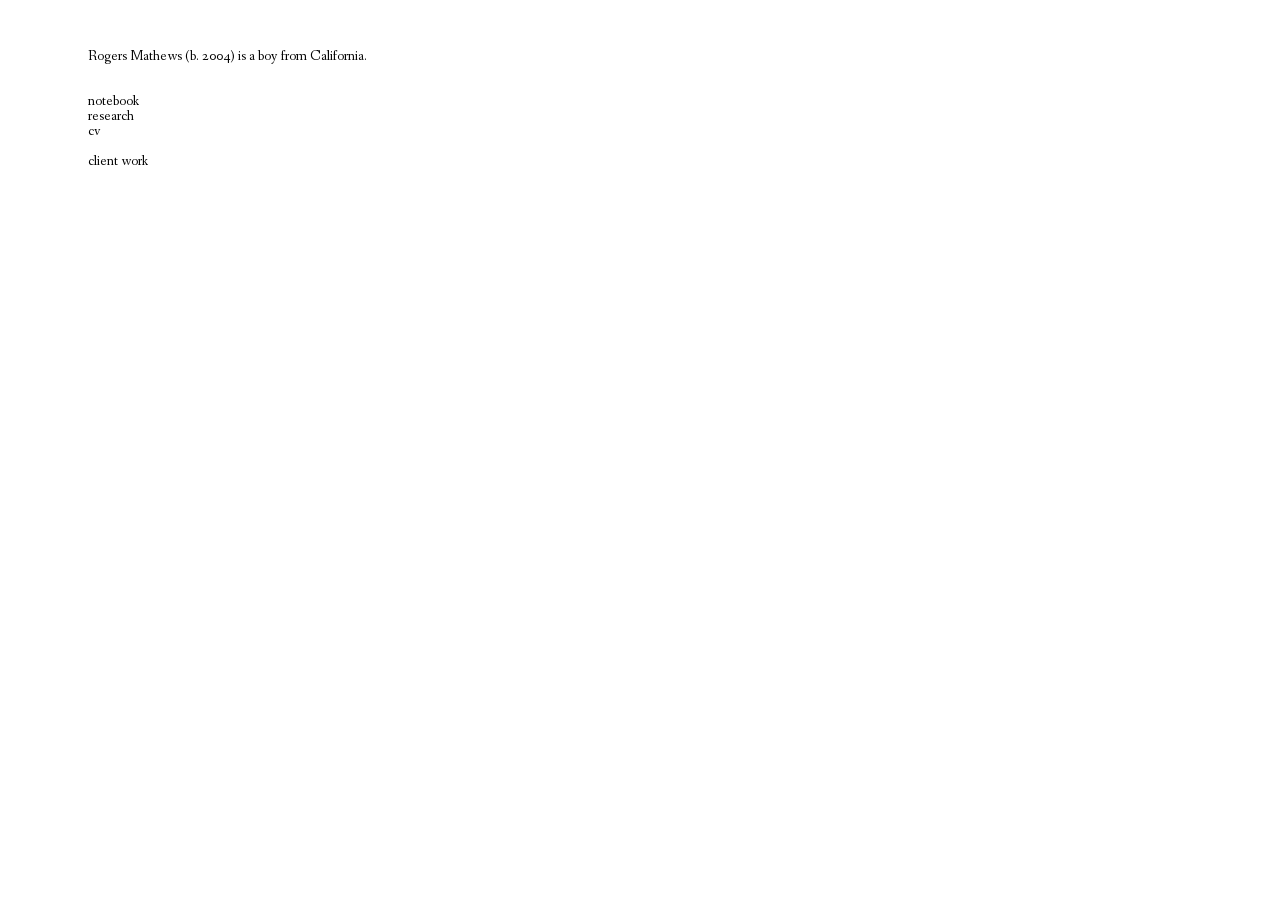
<file: index.html>
<!DOCTYPE html>
<html>
<head>
    <title> Rogers Mathews </title>
    <link rel="stylesheet" href="style.css">
</head>

<div class="container">
    <p class="small-text"> Rogers Mathews (b. 2004) is a boy from California.
    <br>
    <br>
    <br><a href="notebook.html" class="nav-link"> notebook </a>
    <br><a href="research.html" class="nav-link"> research </a>
    <br><a href="cv.html" class="nav-link"> cv </a>
    <br>
    <br><a href="commissions.html" class="nav-link"> client work </a>  
    </p>
</div>

</html>
</file>
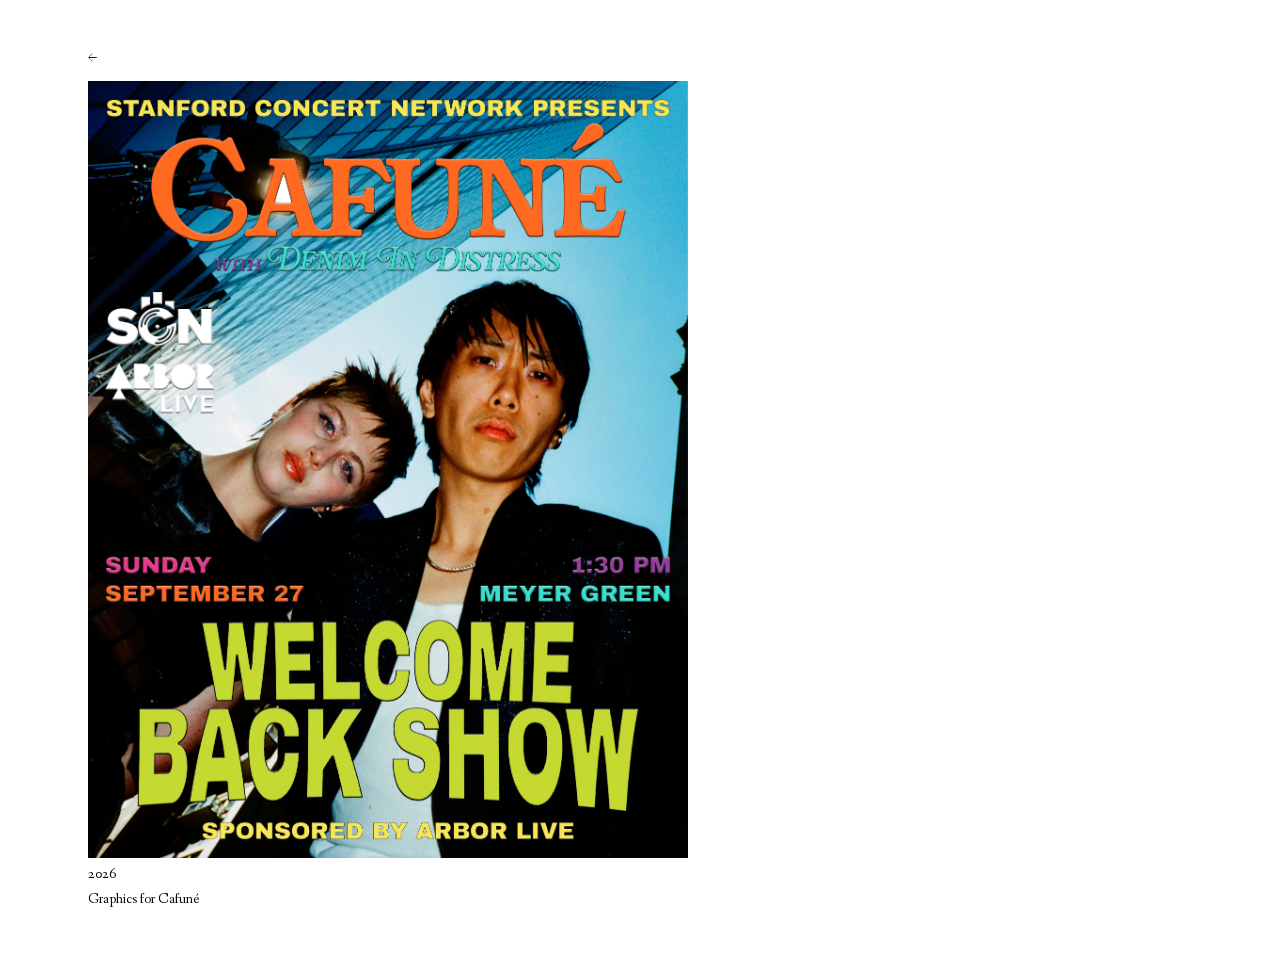
<file: commissions.html>
<!DOCTYPE html>
<html>
<head>
    <title> Rogers Mathews </title>
    <link rel="stylesheet" href="style.css">
    <meta name="format-detection" content="telephone=no">
</head>

<body>
<div class="container">

    <p class="small-text">
    <a href="index.html" class="back-link">←</a>
    </p>
    
    <!-- photos -->

    <div class="photo-entry">
        <img src="CAFUNE.webp" class="portrait">
        <p class="small-text photo-info">
            2026<br>
        </p>

        <p class="small-text photo-description">
        Graphics for Cafuné
        </p>
    </div>
   
</body>
</div>
</file>
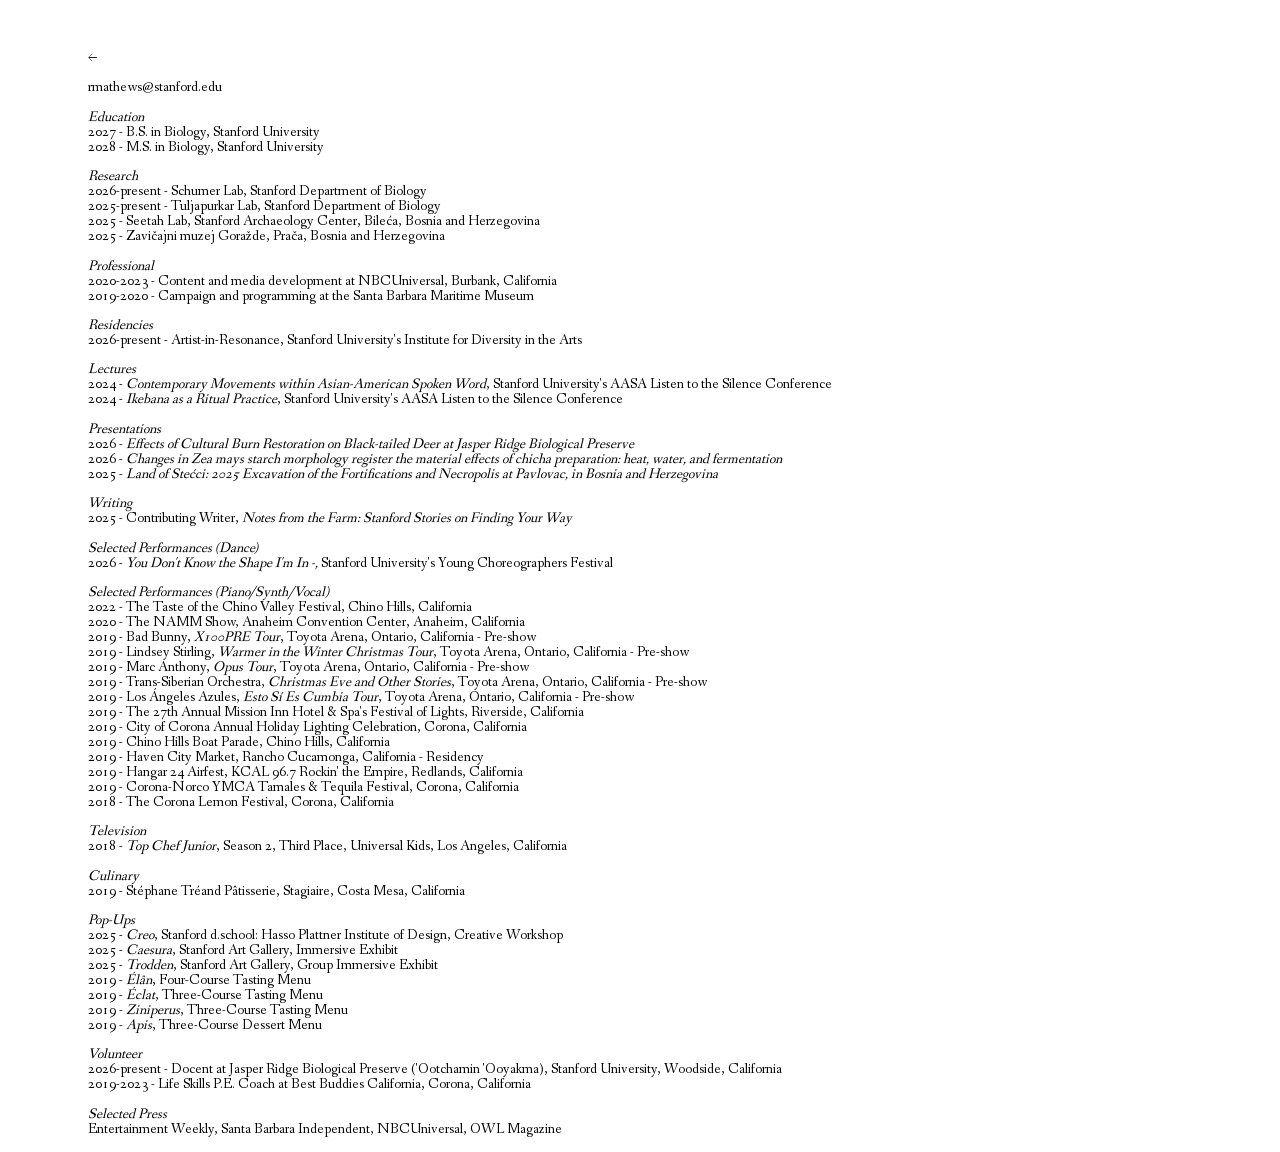
<file: cv.html>
<!DOCTYPE html>
<html>
<head>
    <title> Rogers Mathews </title>
    <link rel="stylesheet" href="style.css">
</head>

<div class="container">
	
    <p class="small-text">
    <a href="index.html" class="back-link">←</a>
	</p>

    <p class="small-text">
    rmathews@stanford.edu</p>

    <p class="small-text">
    <i>Education</i>

	<br>2027 - B.S. in Biology, Stanford University 
    <br>2028 - M.S. in Biology, Stanford University</p>
        
    <p class="small-text">
    <i>Research</i> 

    <br>2026-present - Schumer Lab, Stanford Department of Biology
    <br>2025-present - Tuljapurkar Lab, Stanford Department of Biology
    <br>2025 - Seetah Lab, Stanford Archaeology Center, Bileća, Bosnia and Herzegovina
    <br>2025 - Zavičajni muzej Goražde, Prača, Bosnia and Herzegovina</p>
        
    <p class="small-text">
    <i>Professional</i>
    <br>2020-2023 - Content and media development at NBCUniversal, Burbank, California
    <br>2019-2020 - Campaign and programming at the Santa Barbara Maritime Museum</p>

    <p class="small-text">
    <i>Residencies</i>
    <br>2026-present - Artist-in-Resonance, Stanford University's Institute for Diversity in the Arts</p>

    <p class="small-text">
    <i>Lectures</i>
    <br> 2024 - <i>Contemporary Movements within Asian-American Spoken Word</i>, Stanford University's AASA Listen to the Silence Conference
    <br> 2024 - <i>Ikebana as a Ritual Practice</i>, Stanford University's AASA Listen to the Silence Conference</p>
   
    <p class="small-text">
    <i>Presentations</i>
    <br>2026 - <i>Effects of Cultural Burn Restoration on Black-tailed Deer at Jasper Ridge Biological Preserve</i>
    <br>2026 - <i>Changes in Zea mays starch morphology register the material effects of chicha preparation: heat, water, and fermentation</i>
    <br>2025 - <i>Land of Stećci: 2025 Excavation of the Fortifications and Necropolis at Pavlovac, in Bosnia and Herzegovina</i></p>

    <p class="small-text">
    <i>Writing</i>
    <br>2025 - Contributing Writer, <i>Notes from the Farm: Stanford Stories on Finding Your Way</i></p>
        
    <p class="small-text">
    <i>Selected Performances (Dance)</i>
    <br>2026 - <i>You Don't Know the Shape I'm In -,</i> Stanford University's Young Choreographers Festival</span></p>
        
    <p class="small-text">
    <i>Selected Performances (Piano/Synth/Vocal)</i>  

    <br>2022 - The Taste of the Chino Valley Festival, Chino Hills, California
    <br>2020 - The NAMM Show, Anaheim Convention Center, Anaheim, California
    <br>2019 - Bad Bunny, <i>X100PRE Tour</i>, Toyota Arena, Ontario, California - Pre-show
    <br>2019 - Lindsey Stirling, <i>Warmer in the Winter Christmas Tour</i>, Toyota Arena, Ontario, California - Pre-show
    <br>2019 - Marc Anthony, <i>Opus Tour</i>, Toyota Arena, Ontario, California - Pre-show
    <br>2019 - Trans-Siberian Orchestra, <i>Christmas Eve and Other Stories</i>, Toyota Arena, Ontario, California - Pre-show
    <br>2019 - Los Ángeles Azules, <i>Esto Sí Es Cumbia Tour</i>, Toyota Arena, Ontario, California - Pre-show
    <br>2019 - The 27th Annual Mission Inn Hotel & Spa's Festival of Lights, Riverside, California
    <br>2019 - City of Corona Annual Holiday Lighting Celebration, Corona, California
    <br>2019 - Chino Hills Boat Parade, Chino Hills, California
    <br>2019 - Haven City Market, Rancho Cucamonga, California - Residency
    <br>2019 - Hangar 24 Airfest, KCAL 96.7 Rockin' the Empire, Redlands, California
    <br>2019 - Corona-Norco YMCA Tamales & Tequila Festival, Corona, California
    <br>2018 - The Corona Lemon Festival, Corona, California </p>

    <p class="small-text">
    <i>Television</i>
    <br> 2018 - <i>Top Chef Junior</i>, Season 2, Third Place, Universal Kids, Los Angeles, California </p>

    <p class="small-text">
    <i>Culinary</i>
    <br> 2019 - Stéphane Tréand Pâtisserie, Stagiaire, Costa Mesa, California </p>

    <p class="small-text">
    <i>Pop-Ups</i>
    <br> 2025 - <i>Creo</i>, Stanford d.school: Hasso Plattner Institute of Design, Creative Workshop
    <br> 2025 - <i>Caesura</i>, Stanford Art Gallery, Immersive Exhibit
    <br> 2025 - <i>Trodden</i>, Stanford Art Gallery, Group Immersive Exhibit
    <br> 2019 - <i>Élân</i>, Four-Course Tasting Menu
    <br> 2019 - <i>Éclat</i>, Three-Course Tasting Menu
    <br> 2019 - <i>Ziniperus</i>, Three-Course Tasting Menu
    <br> 2019 - <i>Apis</i>, Three-Course Dessert Menu </p>
        
    <p class="small-text">
    <i>Volunteer</i>
    <br>2026-present - Docent at Jasper Ridge Biological Preserve ('Ootchamin 'Ooyakma), Stanford University, Woodside, California
    <br>2019-2023 - Life Skills P.E. Coach at Best Buddies California, Corona, California</p>
        
    <p class="small-text"> <i> Selected Press</i>
    <br>Entertainment Weekly, Santa Barbara Independent, NBCUniversal, OWL Magazine</p>
</div>
</html>
</file>
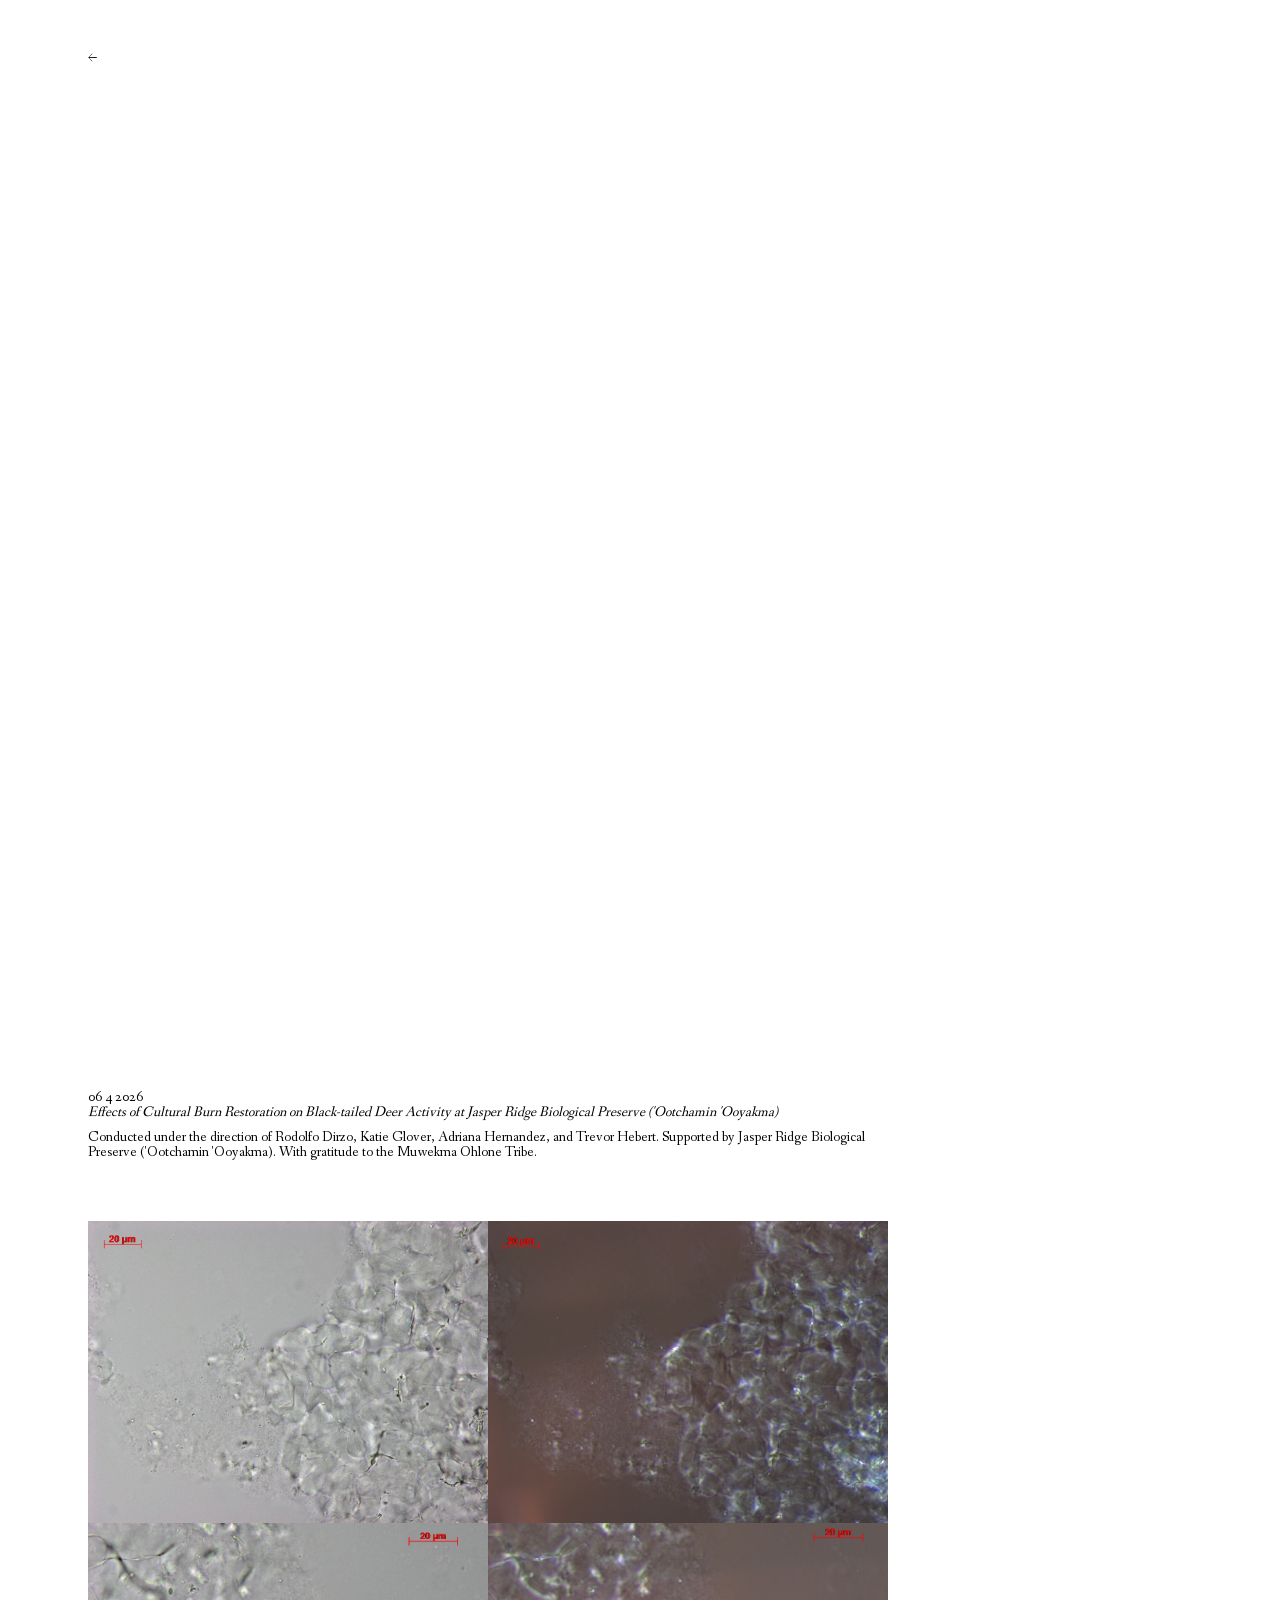
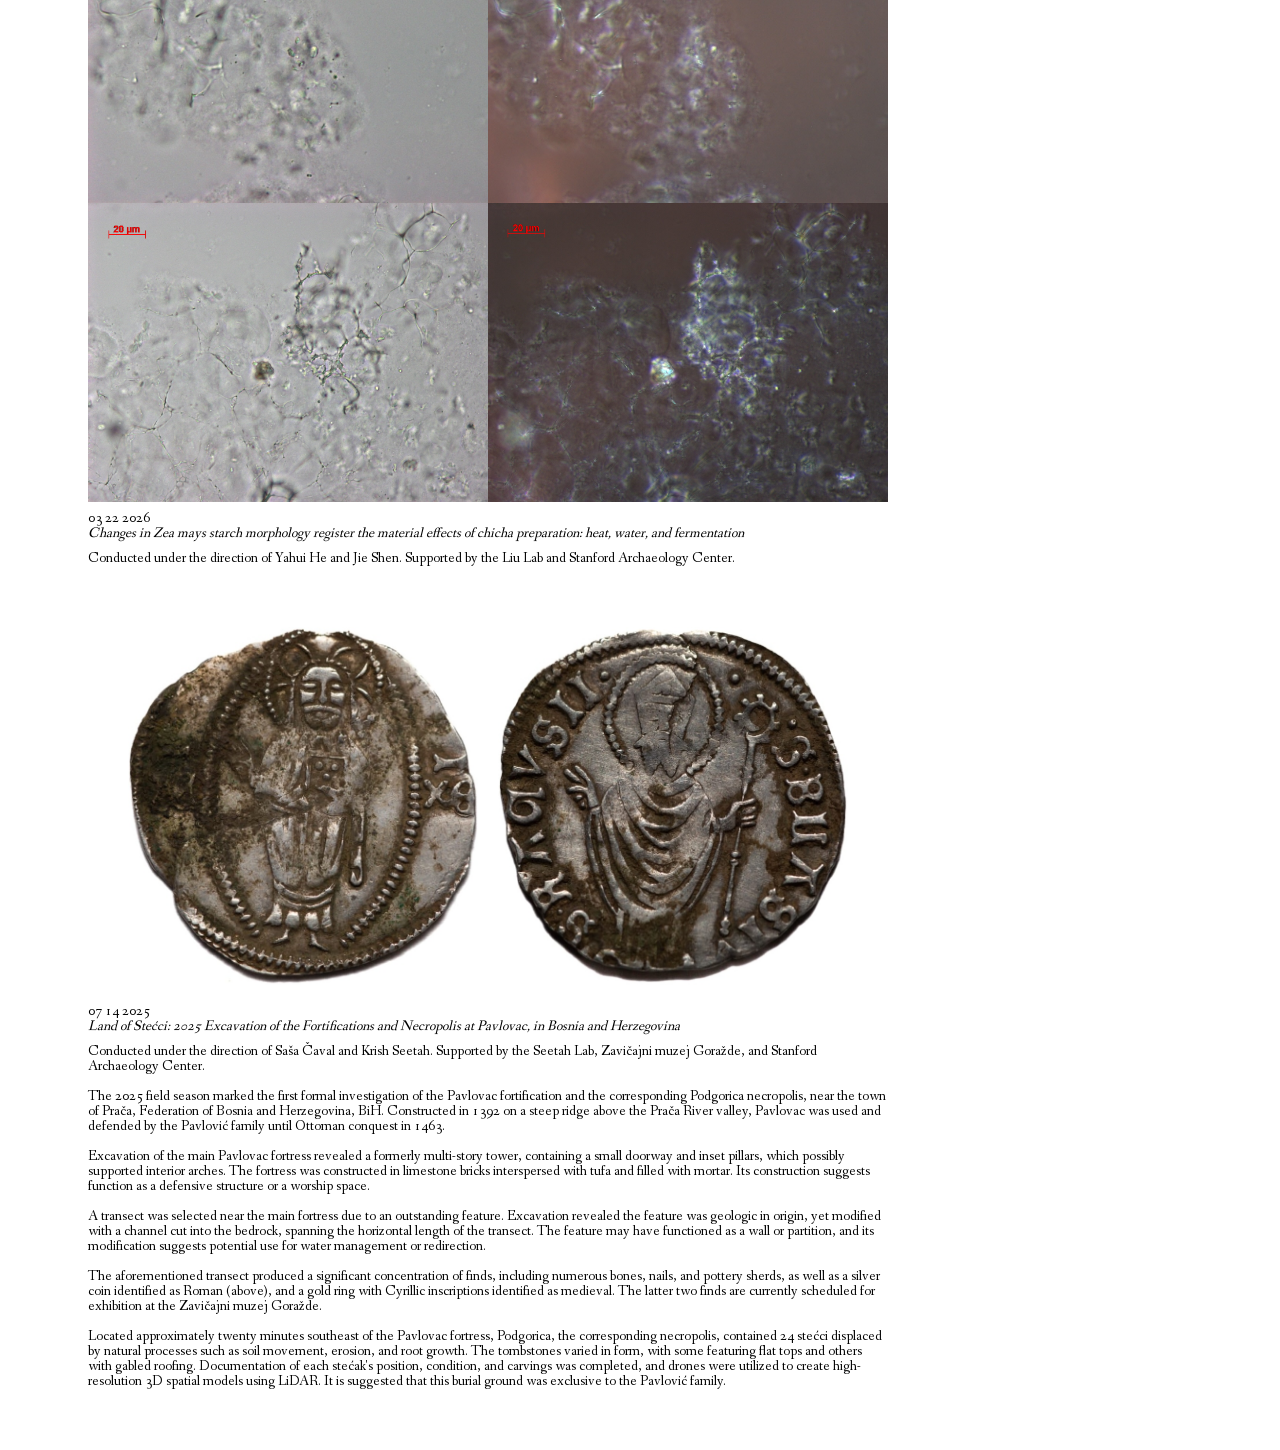
<file: research.html>
<!DOCTYPE html>
<html>
<head>
    <title> Rogers Mathews </title>
    <link rel="stylesheet" href="style.css">
    <meta name="format-detection" content="telephone=no">
</head>

<div class="container">

    <p class="small-text">
    <a href="index.html" class="back-link">←</a>
    </p>
    

   <div class="video-gallery">
       
    <div class="video-entry">
        <video class="video-thumb" autoplay muted loop playsinline preload="auto">
            <source src="1N201.MP4" type="video/mp4">
        </video>
    </div>

    <div class="video-entry">
        <video class="video-thumb" autoplay muted loop playsinline preload="auto">
            <source src="1B302.MP4" type="video/mp4">
        </video>
    </div>


    <div class="video-entry">
        <video class="video-thumb" autoplay muted loop playsinline preload="auto">
            <source src="1B201.MP4" type="video/mp4">
        </video>
    </div>

    <div class="video-entry">
        <video class="video-thumb" autoplay muted loop playsinline preload="auto">
            <source src="1N203.MP4" type="video/mp4">
        </video>
    </div>

    <div class="video-entry">
        <video class="video-thumb" autoplay muted loop playsinline preload="auto">
            <source src="1B303.MP4" type="video/mp4">
        </video>
    </div>
       
    <div class="video-entry">
        <video class="video-thumb" autoplay muted loop playsinline preload="auto">
            <source src="1N301.MP4" type="video/mp4">
        </video>
    </div>
       
    <div class="video-entry">
        <video class="video-thumb" autoplay muted loop playsinline preload="auto">
            <source src="1B202.MP4" type="video/mp4">
        </video>
    </div>
       
    <div class="video-entry">
        <video class="video-thumb" autoplay muted loop playsinline preload="auto">
            <source src="1B301.MP4" type="video/mp4">
        </video>
    </div>

    <div class="video-entry">
        <video class="video-thumb" autoplay muted loop playsinline preload="auto">
            <source src="1B101.MP4" type="video/mp4">
        </video>
    </div>

    <div class="video-entry">
        <video class="video-thumb" autoplay muted loop playsinline preload="auto">
            <source src="1N202.MP4" type="video/mp4">
        </video>
    </div>


       
    
    </div>
    <div style="height: 10px;"></div>
    <div class="photo-entry">

        <p class="small-text photo-info">
        06 4 2026 <br>
        <i>Effects of Cultural Burn Restoration on Black-tailed Deer Activity at Jasper Ridge Biological Preserve ('Ootchamin 'Ooyakma)</i>
        </p>

        <p class="small-text photo-description">
        Conducted under the direction of Rodolfo Dirzo, Katie Glover, Adriana Hernandez, and Trevor Hebert. 
        Supported by Jasper Ridge Biological Preserve ('Ootchamin 'Ooyakma).
        With gratitude to the Muwekma Ohlone Tribe.
        <br>
        </p>
    </div>

    <div class="video-gallery">

        <div class="video-entry">
            <img src="Rogers L Chicha-008.JPG" class="video-thumb">
        </div>

        <div class="video-entry">
            <img src="Rogers L Chicha-009.JPG" class="video-thumb">
        </div>
           <div class="video-entry">
            <img src="Rogers L Chicha-010.JPG" class="video-thumb">
        </div>

        <div class="video-entry">
            <img src="Rogers L Chicha-011.JPG" class="video-thumb">
        </div>

        <div class="video-entry">
            <img src="Rogers L Chicha-014.JPG" class="video-thumb">
        </div>

        <div class="video-entry">
            <img src="Rogers L Chicha-015.JPG" class="video-thumb">
        </div>
    </div>

    <div style="height: 10px;"></div>
    <div class="photo-entry">

        <p class="small-text photo-info">
        03 22 2026 <br>
        <i>Changes in Zea mays starch morphology register the material effects of chicha preparation: heat, water, and fermentation</i>
        </p>

        <p class="small-text photo-description">
        Conducted under the direction of Yahui He and Jie Shen. Supported by the Liu Lab and Stanford Archaeology Center.
        <br> </p>
    </div>


    <div class="photo-entry">
        <div style="display: flex; justify-content: center; margin-bottom: 10px;">
            <img src="RomanCoinFront.JPG" style="width: 350px; margin-right: 20px;">
            <img src="RomanCoinBack.JPG" style="width: 350px;">
            </div>

        <p class="small-text photo-info">
        07 14 2025 <br>
        <i>Land of Stećci: 2025 Excavation of the Fortifications and Necropolis at Pavlovac, 
        in Bosnia and Herzegovina </i>
        </p>

        <p class="small-text photo-description">
        Conducted under the direction of Saša Čaval and Krish Seetah. Supported by the Seetah Lab, 
        Zavičajni muzej Goražde, and Stanford Archaeology Center.
        <br>
        <br>The 2025 field season marked the first formal investigation of the Pavlovac fortification and
        the corresponding Podgorica necropolis, near the town of Prača, Federation of Bosnia and Herzegovina, BiH.
        Constructed in 1392 on a steep ridge above the Prača River valley, Pavlovac was used and defended by 
        the Pavlović family until Ottoman conquest in 1463. 
        <br>
        <br>Excavation of the main Pavlovac fortress revealed a formerly multi-story tower, containing a small doorway 
        and inset pillars, which possibly supported interior arches. The fortress was constructed in limestone bricks interspersed 
        with tufa and filled with mortar. Its construction suggests function as a defensive structure or a worship space. 
        <br>
        <br>A transect was selected near the main fortress due to an outstanding feature.
        Excavation revealed the feature was geologic in origin, yet modified with a channel cut into the bedrock,
        spanning the horizontal length of the transect. The feature may have functioned 
        as a wall or partition, and its modification suggests potential use for water management or redirection.
        <br>
        <br>The aforementioned transect produced a significant concentration of finds, including numerous bones, nails, and pottery sherds, 
        as well as a silver coin identified as Roman (above), and a gold ring with Cyrillic inscriptions identified as medieval. 
        The latter two finds are currently scheduled for exhibition at the Zavičajni muzej Goražde.
        <br>
        <br>
        Located approximately twenty minutes southeast of the Pavlovac fortress, Podgorica, the corresponding necropolis, 
        contained 24 stećci displaced by natural processes such as soil movement, erosion, and root growth. 
        The tombstones varied in form, with some featuring flat tops and others with gabled roofing. 
        Documentation of each stećak's position, condition, and carvings was completed, and
        drones were utilized to create high-resolution 3D spatial models 
        using LiDAR. It is suggested that this burial ground was exclusive to the Pavlović family.
        </p>   
    </div>
</div>

</html>
</file>
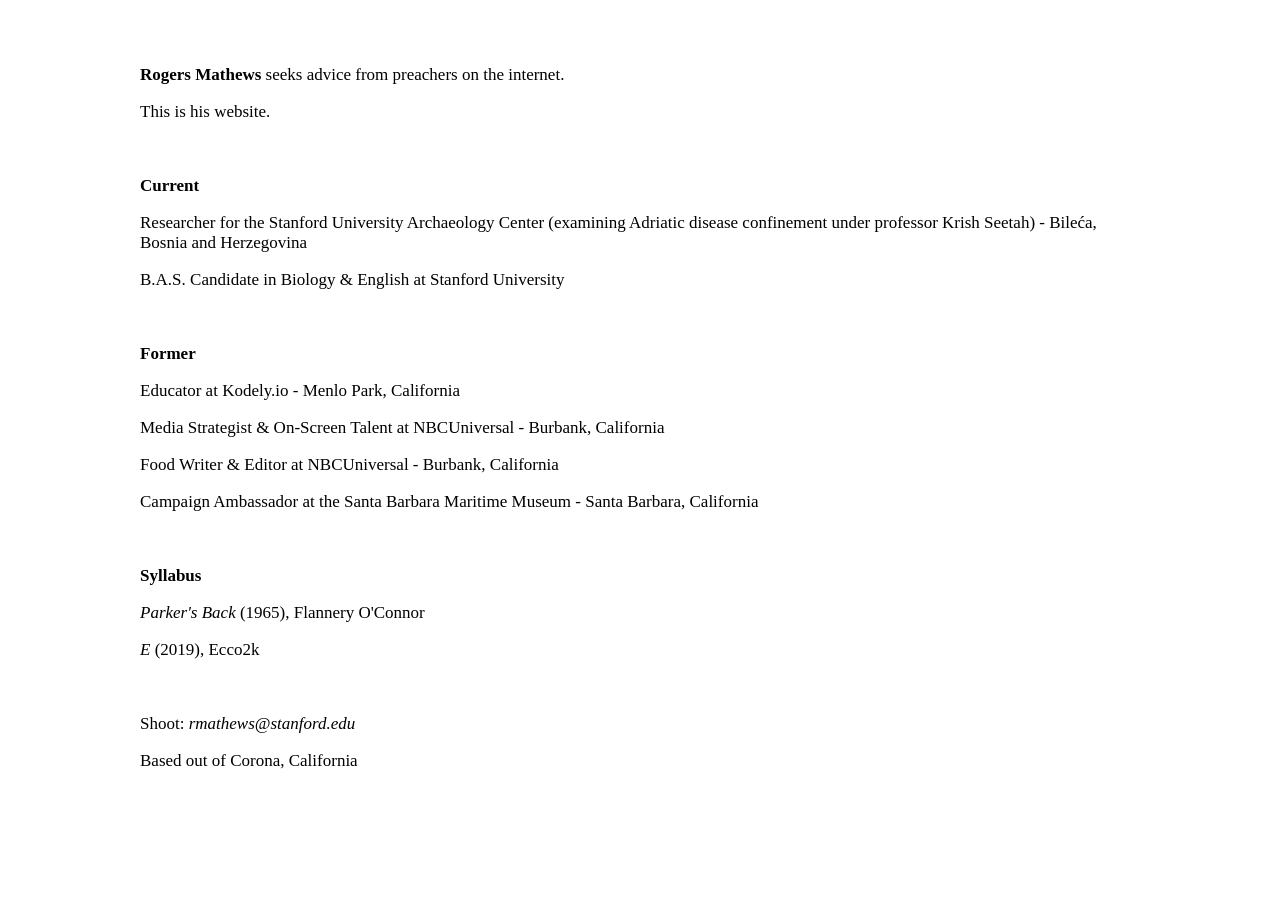
<file: Untitled.html>
<!DOCTYPE html>
<html>
<head>
	<meta charset="utf-8">
	<meta name="viewport" content="width=device-width, initial-scale=1">
	<title>Rogers Mathews</title>
	 <style>
        .container {
            width: 100%;
            max-width: 1000px;
            margin: 0 auto;
            padding: 40px;
            font-size: 17px;
        }
        @media (max-width: 1000px) {
            .container {
                font-size: 143%;
            }
        }
        img {
            max-width: 100%;
            height: auto;
            display: block; 
            margin: 0 auto; 
        }
    	</style>


</head>
<body>
<div class="container">
	<p> <b>Rogers Mathews</b> seeks advice from preachers on the internet.</p>
	<p>This is his website.</p>
	<br>
	<p><b>Current</b></p>
	<p> Researcher for the Stanford University Archaeology Center (examining Adriatic disease confinement under professor Krish Seetah) - Bileća, Bosnia and Herzegovina</p> 
	<p>B.A.S. Candidate in Biology & English at Stanford University</p>
	<br>
	<p><b>Former</b></p>
	<p>Educator at Kodely.io - Menlo Park, California</p>
	<p>Media Strategist & On-Screen Talent at NBCUniversal - Burbank, California</p>
	<p>Food Writer & Editor at NBCUniversal - Burbank, California</p>
	<p>Campaign Ambassador at the Santa Barbara Maritime Museum - Santa Barbara, California </p>
	<br>
	<p><b>Syllabus</b></p>
	<p><em>Parker's Back</em> (1965), Flannery O'Connor</p>
	<P><em>E</em> (2019), Ecco2k</p>
	<br>
	<p>Shoot: <em>rmathews@stanford.edu</em></p>
	<p>Based out of Corona, California</p>
</body>
</html>
</file>
<file: style.css>
.small-text {
  font-size: 0.9rem;
  font-family: "potato";
}

@font-face {
    font-family: "potato";
    src: url("fanwood_text-webfont.woff") format("woff2");
}

@font-face {
    font-family: "apple";
    src: url("Haskoy-ExtraLight.woff2") format("woff");
}


.nav-link {
    text-decoration: none;
    color: #000000;
}

.nav-link:hover {
    color: #7F7F7F;
}


.back-link {
    text-decoration: none;
    color: #000000;
    font-family: 'apple';
    font-size: 0.75rem;
}

.back-link:hover {
    color: #7F7F7F;
}


/* This is the main site container */
.container {
    width: 800px;
    margin-top: 50px;
    margin-left: 80px;
    margin-right: 80px;
    text-align: left;
}


/* Each photo + information block */

.photo-entry {
    margin-bottom: 60px;
}

/* Photo */

.photo-entry img {
    width: 800px;
    max-width: 100%;
    height: auto;
    display: block;
    margin-bottom: 10px;
}

/* Date / location / coordinates */

.photo-info {
    margin: 0 0 10px 0;
}

/* Description */

.photo-description {
    margin: 0;
}




.photo-entry img.portrait {
    width: 600px;
    max-width: 100%;
}


.thumb {
    width: 800px;
    max-width: 100%;
    height: auto;
    display: block;

    user-select: none;
    transform: translateZ(0);
}

.photo-entry video.portrait {
    width: 600px;
    max-width: 100%;
}












.video-gallery {
    width: 800px;
    max-width: 100%;
    display: grid;
    grid-template-columns: repeat(2, 400px);

}

.video-entry {
    width: 400px;
}

.video-thumb {
    width: 400px;
    max-width: 100%;
    height: auto;
    display: block;
    user-select: none;
}
</file>
